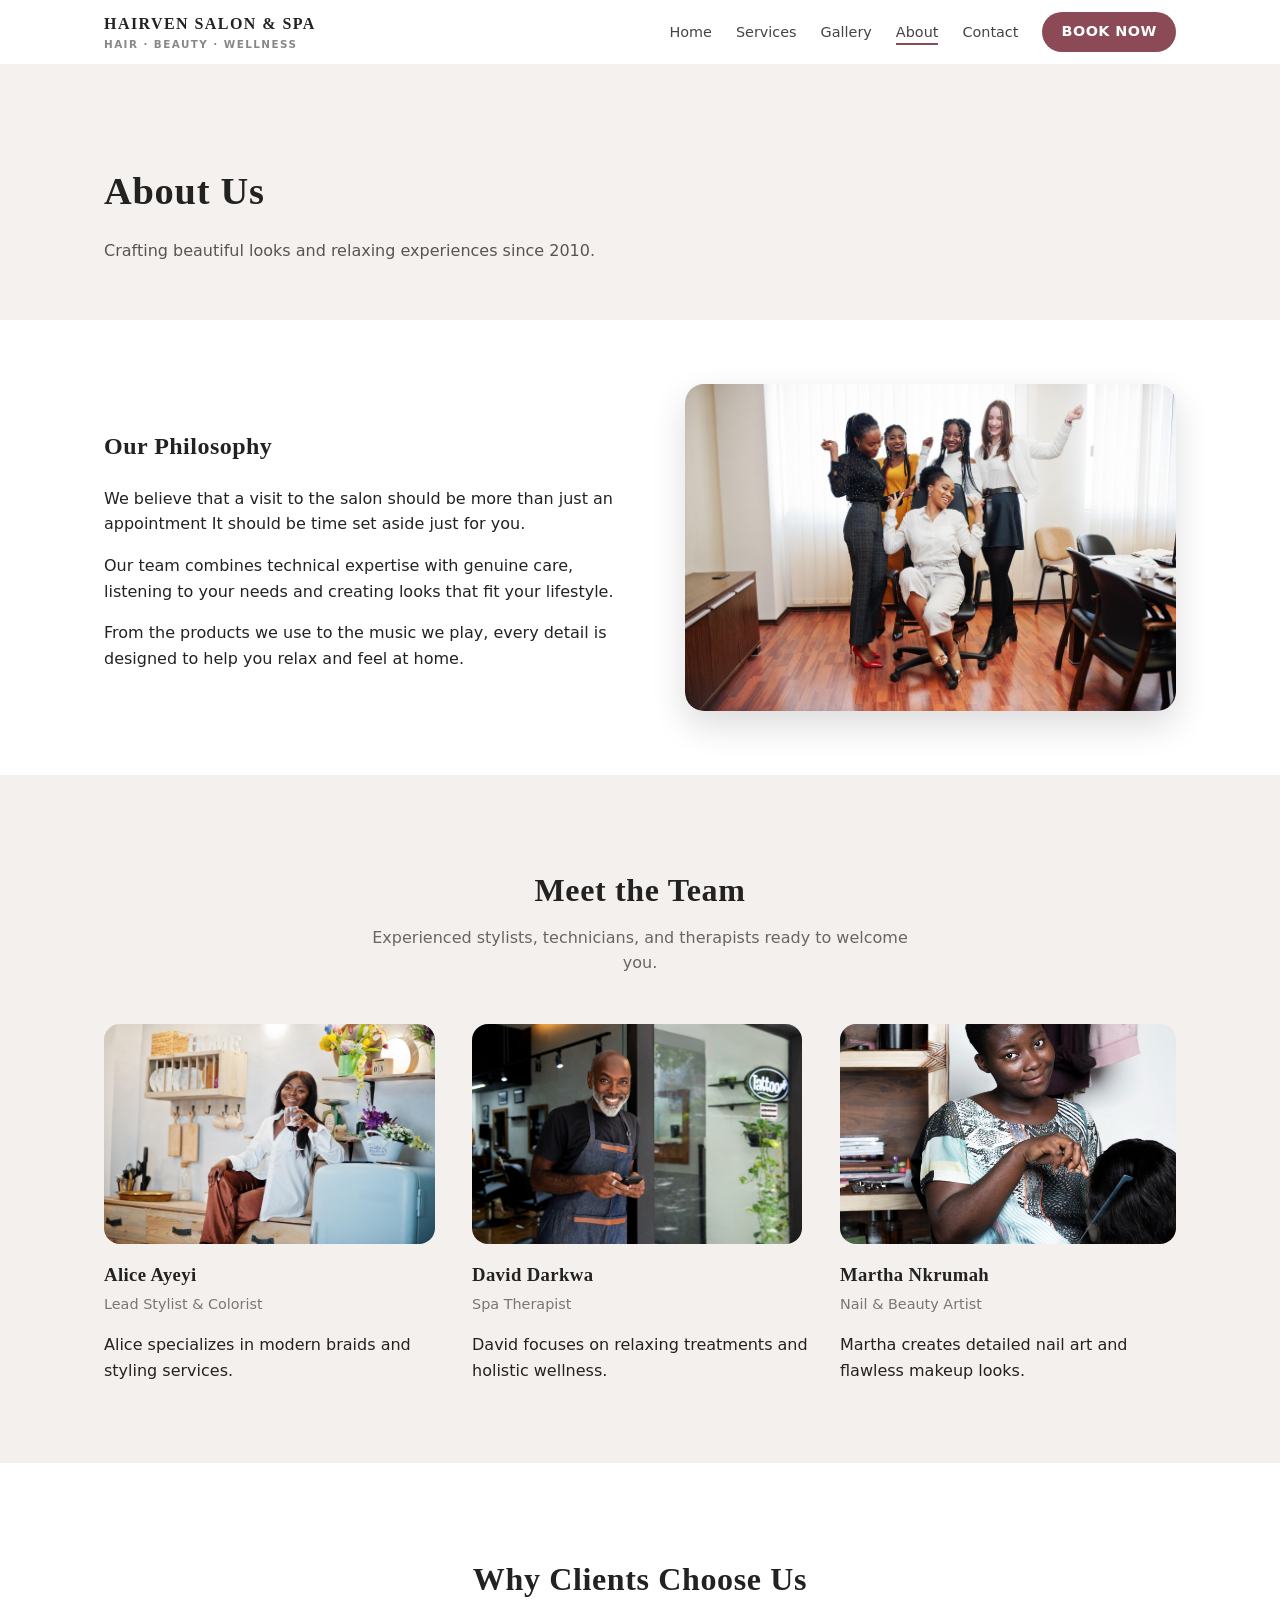
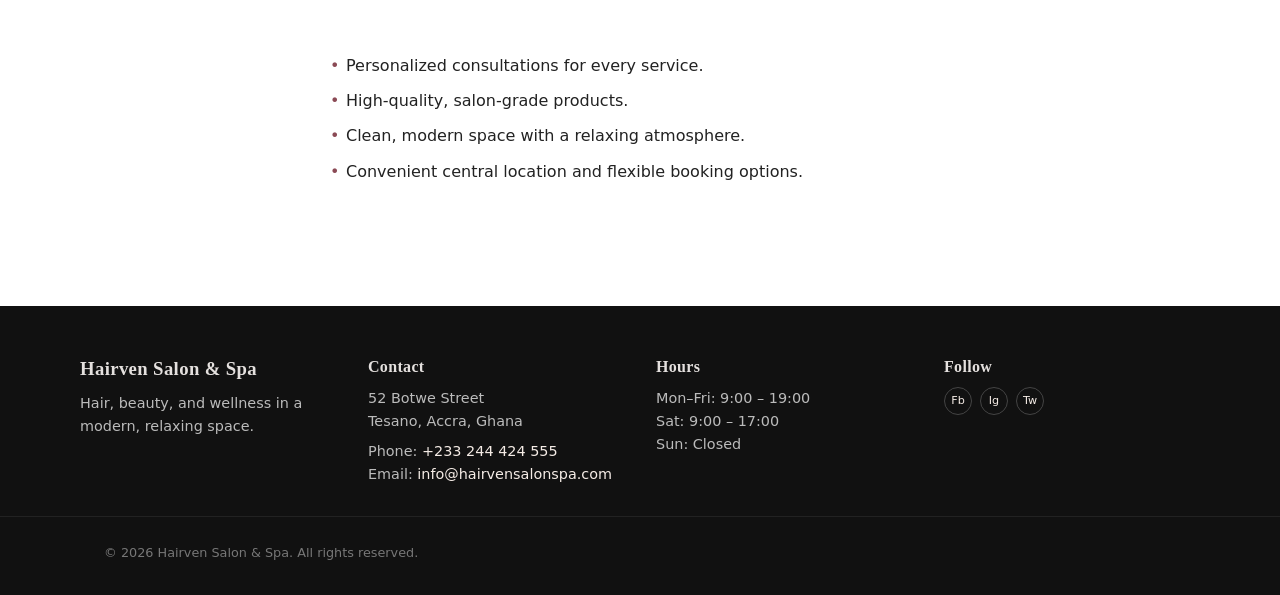
<file: about.html>
<!DOCTYPE html>
<html lang="en">
<head>
  <meta charset="UTF-8" />
  <title>Hairven Salon & Spa – About</title>
  <meta name="viewport" content="width=device-width, initial-scale=1" />
  <meta name="description" content="Learn more about our salon, team, and philosophy." />
  <link rel="stylesheet" href="css/style.css" />
</head>
<body>

<!-- Navbar -->
  <header class="site-header">
    <div class="container header-inner">
      <a href="index.html" class="logo">
        <span class="logo-main">Hairven Salon &amp; Spa</span>
        <span class="logo-sub">Hair · Beauty · Wellness</span>
      </a>

      <button class="nav-toggle" aria-label="Open navigation" aria-expanded="false">
        <span class="nav-toggle-bar"></span>
        <span class="nav-toggle-bar"></span>
        <span class="nav-toggle-bar"></span>
      </button>

      <nav class="site-nav" aria-label="Main navigation">
        <ul>
          <li><a href="index.html">Home</a></li>
          <li><a href="services.html">Services</a></li>
          <li><a href="gallery.html">Gallery</a></li>
          <li><a href="about.html" class="active">About</a></li>
          <li><a href="contact.html">Contact</a></li>
          <li><a href="booking.html" class="btn btn-small">Book Now</a></li>
        </ul>
      </nav>
    </div>
  </header>

<!-- Hero section -->
  <main>
    <section class="page-hero">
      <div class="container">
        <h1>About Us</h1>
        <p>Crafting beautiful looks and relaxing experiences since 2010.</p>
      </div>
    </section>

<!-- Our Philosophy -->
    <section class="section">
      <div class="container split">
        <div class="split-text">
          <h2>Our Philosophy</h2>
          <p>
            We believe that a visit to the salon should be more than just an appointment
            It should be time set aside just for you.
          </p>
          <p>
            Our team combines technical expertise with genuine care, listening to your needs
            and creating looks that fit your lifestyle.
          </p>
          <p>
            From the products we use to the music we play, every detail is designed to help
            you relax and feel at home.
          </p>
        </div>
        <div class="split-media">
          <img src="images/about-team.jpg" alt="Our team" />
        </div>
      </div>
    </section>

<!-- Meet the Team -->
    <section class="section section-alt">
      <div class="container">
        <header class="section-header">
          <h2>Meet the Team</h2>
          <p>Experienced stylists, technicians, and therapists ready to welcome you.</p>
        </header>

        <div class="team-grid">
          <article class="team-member">
            <img src="images/team-1.jpg" alt="Lead stylist" />
            <h3>Alice Ayeyi</h3>
            <p class="team-role">Lead Stylist &amp; Colorist</p>
            <p>Alice specializes in modern braids and styling services.</p>
          </article>

          <article class="team-member">
            <img src="images/team-2.jpg" alt="Spa therapist" />
            <h3>David Darkwa</h3>
            <p class="team-role">Spa Therapist</p>
            <p>David focuses on relaxing treatments and holistic wellness.</p>
          </article>

          <article class="team-member">
            <img src="images/team-3.jpg" alt="Nail artist" />
            <h3>Martha Nkrumah</h3>
            <p class="team-role">Nail &amp; Beauty Artist</p>
            <p>Martha creates detailed nail art and flawless makeup looks.</p>
          </article>
        </div>
      </div>
    </section>

<!-- Why Clients Choose Us -->
    <section class="section">
      <div class="container">
        <header class="section-header">
          <h2>Why Clients Choose Us</h2>
        </header>
        <ul class="feature-list">
          <li>Personalized consultations for every service.</li>
          <li>High-quality, salon-grade products.</li>
          <li>Clean, modern space with a relaxing atmosphere.</li>
          <li>Convenient central location and flexible booking options.</li>
        </ul>
      </div>
    </section>
  </main>
  
<!-- Footer -->
  <footer class="site-footer">
    <div class="container footer-inner">
      <div class="footer-col">
        <h3>Hairven Salon &amp; Spa</h3>
        <p>Hair, beauty, and wellness in a modern, relaxing space.</p>
      </div>

      <div class="footer-col">
        <h4>Contact</h4>
        <p>52 Botwe Street<br />Tesano, Accra, Ghana</p>
        <p>Phone: <a href="tel:+233244424555">+233 244 424 555</a><br />Email: <a href="mailto:info@hairvensalonspa.com">info@hairvensalonspa.com</a></p>
      </div>

      <div class="footer-col">
        <h4>Hours</h4>
        <p>Mon–Fri: 9:00 – 19:00<br />Sat: 9:00 – 17:00<br />Sun: Closed</p>
      </div>

      <div class="footer-col">
        <h4>Follow</h4>
        <div class="footer-social">
          <a href="https://facebook.com/hairvensalonspa" aria-label="Facebook">Fb</a>
          <a href="https://instagram.com/hairvensalonspa" aria-label="Instagram">Ig</a>
          <a href="https://twitter.com/hairvensalonspa" aria-label="Twitter">Tw</a>
        </div>
      </div>
    </div>

    <div class="footer-bottom">
      <div class="container">
        <p>&copy; <span id="year"></span> Hairven Salon &amp; Spa. All rights reserved.</p>
      </div>
    </div>
  </footer>

  <script src="js/script.js"></script>
</body>
</html>
</file>
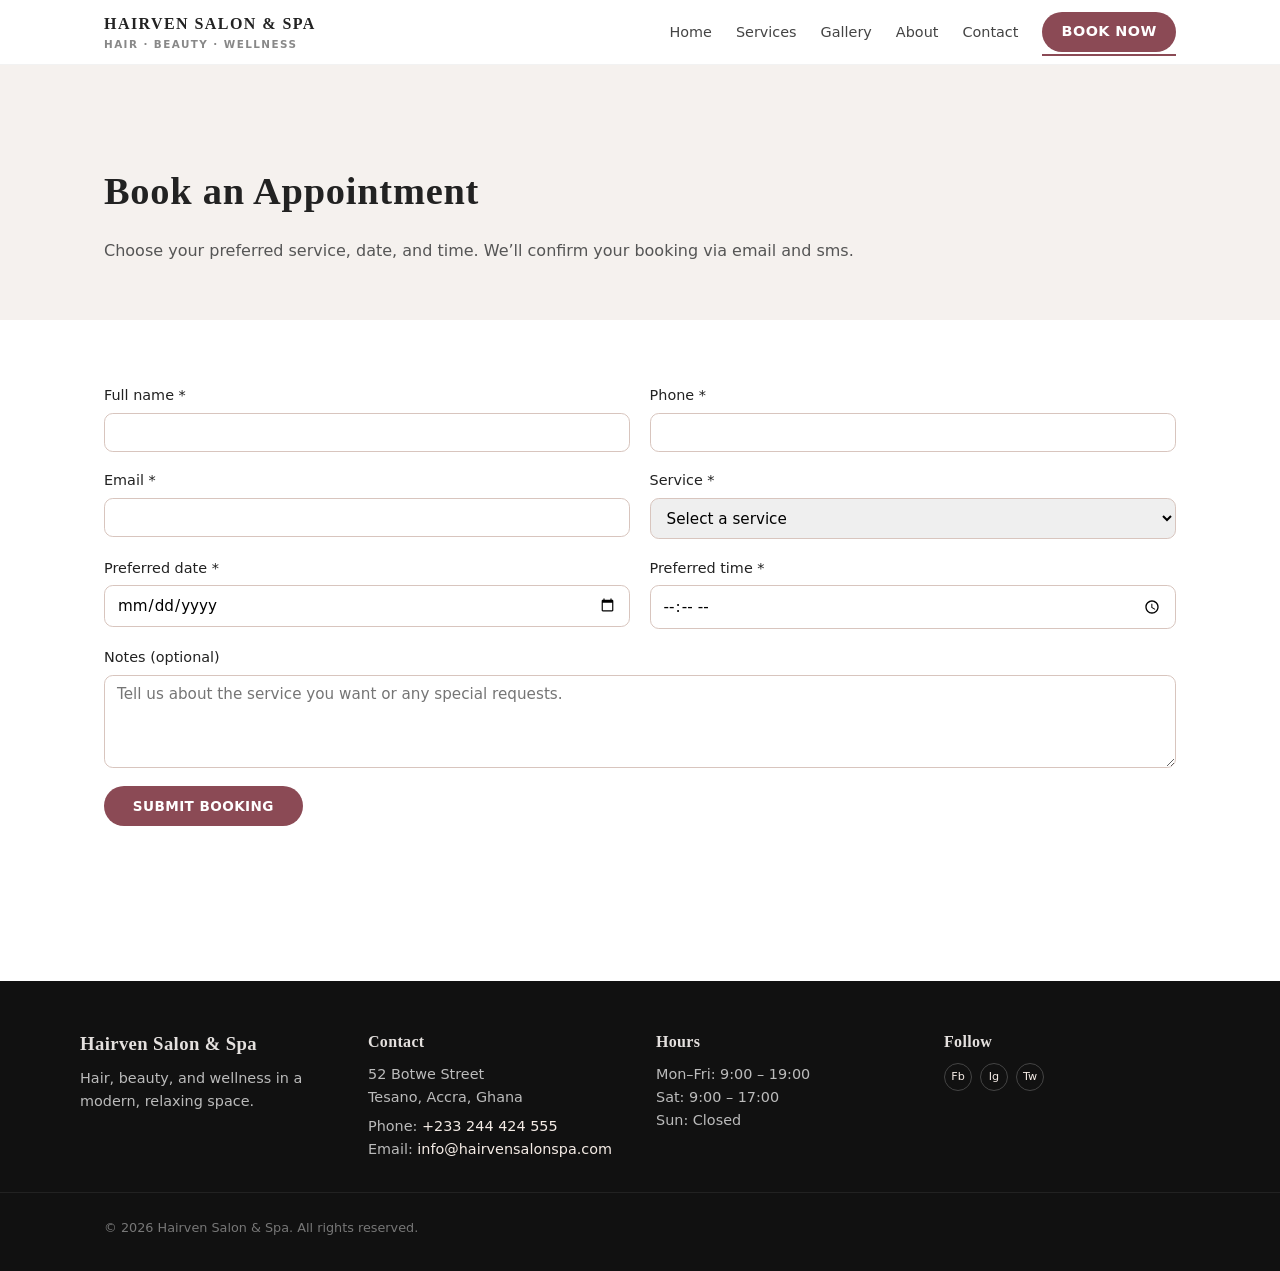
<file: booking.html>
<!DOCTYPE html>
<html lang="en">
<head>
  <meta charset="UTF-8" />
  <title>Hairven Salon & Spa – Booking</title>
  <meta name="viewport" content="width=device-width, initial-scale=1" />
  <meta name="description" content="Online booking form for Hairven Salon & Spa appointments." />
  <link rel="stylesheet" href="css/style.css" />
</head>
<body>

<!-- Navbar -->
  <header class="site-header">
    <div class="container header-inner">
      <a href="index.html" class="logo">
        <span class="logo-main">Hairven Salon &amp; Spa</span>
        <span class="logo-sub">Hair · Beauty · Wellness</span>
      </a>

      <button class="nav-toggle" aria-label="Open navigation" aria-expanded="false">
        <span class="nav-toggle-bar"></span>
        <span class="nav-toggle-bar"></span>
        <span class="nav-toggle-bar"></span>
      </button>

      <nav class="site-nav" aria-label="Main navigation">
        <ul>
          <li><a href="index.html">Home</a></li>
          <li><a href="services.html">Services</a></li>
          <li><a href="gallery.html">Gallery</a></li>
          <li><a href="about.html">About</a></li>
          <li><a href="contact.html">Contact</a></li>
          <li><a href="booking.html" class="btn btn-small active">Book Now</a></li>
        </ul>
      </nav>
    </div>
  </header>

  <main>
<!-- Booking Hero -->
    <section class="page-hero">
      <div class="container">
        <h1>Book an Appointment</h1>
        <p>Choose your preferred service, date, and time. We’ll confirm your booking via email and sms.</p>
      </div>
    </section>

<!-- Booking Form -->
    <section class="section">
      <div class="container">
        <form class="booking-form" novalidate>
          <div class="form-row">
            <div class="form-group">
              <label for="booking-name">Full name *</label>
              <input type="text" id="booking-name" name="name" required />
            </div>
            <div class="form-group">
              <label for="booking-phone">Phone *</label>
              <input type="tel" id="booking-phone" name="phone" required />
            </div>
          </div>

          <div class="form-row">
            <div class="form-group">
              <label for="booking-email">Email *</label>
              <input type="email" id="booking-email" name="email" required />
            </div>
            <div class="form-group">
              <label for="booking-service">Service *</label>
              <select id="booking-service" name="service" required>
                <option value="">Select a service</option>
                <option value="hair">Hair styling / dyeing</option>
                <option value="hair">Braids / Weaves</option>
                <option value="spa">Spa &amp; Massage Services</option>
                <option value="beauty">Nail extensions, manicure &amp; pedicure</option>
                <option value="beauty">Makeup</option>
              </select>
            </div>
          </div>

          <div class="form-row">
            <div class="form-group">
              <label for="booking-date">Preferred date *</label>
              <input type="date" id="booking-date" name="date" required />
            </div>
            <div class="form-group">
              <label for="booking-time">Preferred time *</label>
              <input type="time" id="booking-time" name="time" required />
            </div>
          </div>

          <div class="form-group">
            <label for="booking-notes">Notes (optional)</label>
            <textarea id="booking-notes" name="notes" rows="4" placeholder="Tell us about the service you want or any special requests."></textarea>
          </div>

          <button type="submit" class="btn">Submit booking</button>
          <p class="form-message" aria-live="polite"></p>
        </form>
      </div>
    </section>
  </main>

<!-- Footer -->
 <footer class="site-footer">
    <div class="container footer-inner">
      <div class="footer-col">
        <h3>Hairven Salon &amp; Spa</h3>
        <p>Hair, beauty, and wellness in a modern, relaxing space.</p>
      </div>

      <div class="footer-col">
        <h4>Contact</h4>
        <p>52 Botwe Street<br />Tesano, Accra, Ghana</p>
        <p>Phone: <a href="tel:+233244424555">+233 244 424 555</a><br />Email: <a href="mailto:info@hairvensalonspa.com">info@hairvensalonspa.com</a></p>
      </div>

      <div class="footer-col">
        <h4>Hours</h4>
        <p>Mon–Fri: 9:00 – 19:00<br />Sat: 9:00 – 17:00<br />Sun: Closed</p>
      </div>

      <div class="footer-col">
        <h4>Follow</h4>
        <div class="footer-social">
          <a href="https://facebook.com/hairvensalonspa" aria-label="Facebook">Fb</a>
          <a href="https://instagram.com/hairvensalonspa" aria-label="Instagram">Ig</a>
          <a href="https://twitter.com/hairvensalonspa" aria-label="Twitter">Tw</a>
        </div>
      </div>
    </div>

    <div class="footer-bottom">
      <div class="container">
        <p>&copy; <span id="year"></span> Hairven Salon &amp; Spa. All rights reserved.</p>
      </div>
    </div>
  </footer>

  <script src="js/script.js"></script>
</body>
</html>
</file>
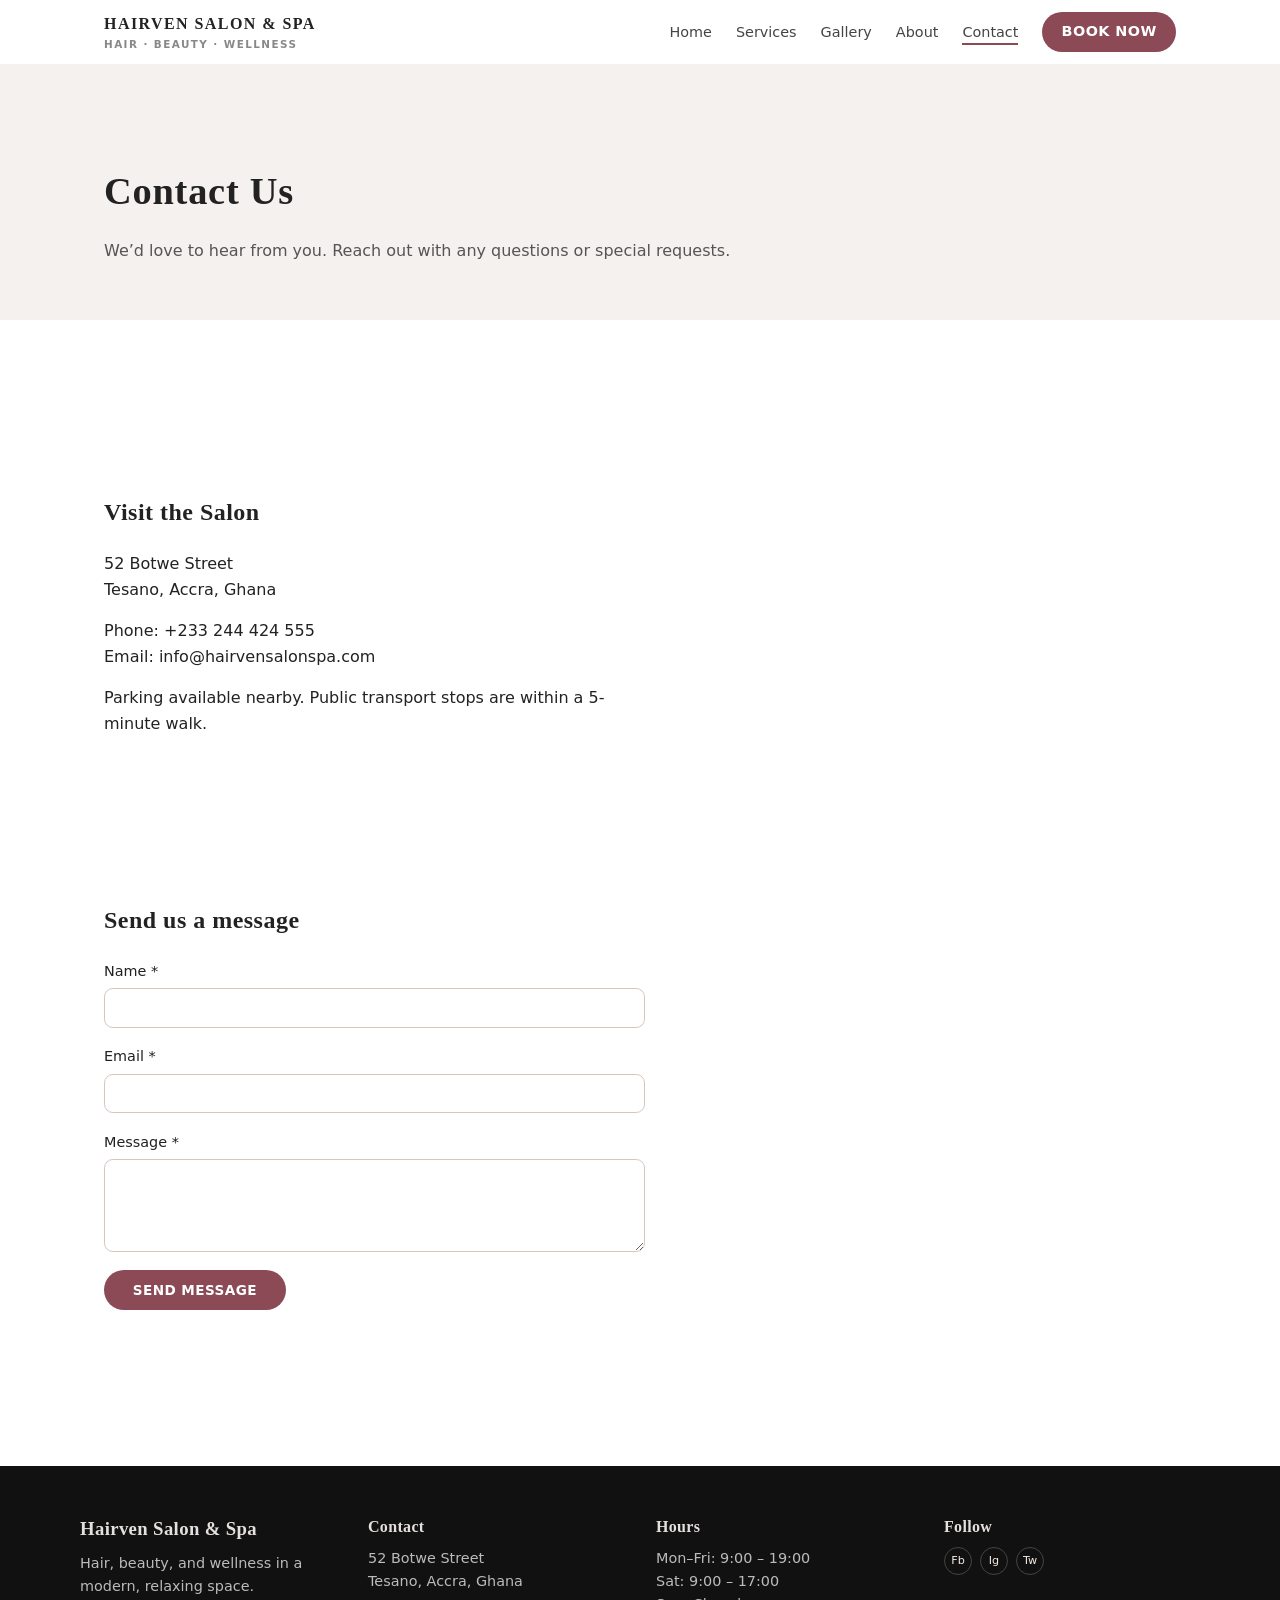
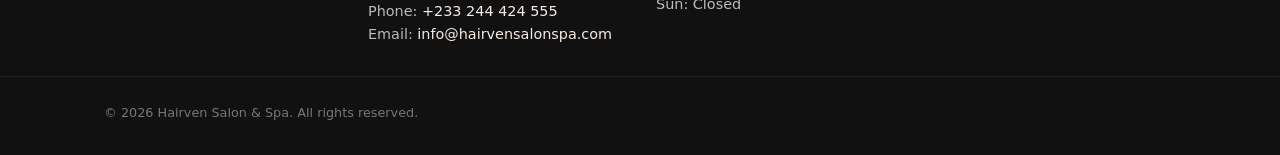
<file: contact.html>
<!DOCTYPE html>
<html lang="en">
<head>
  <meta charset="UTF-8" />
  <title>Hairven Salon & Spa – Contact</title>
  <meta name="viewport" content="width=device-width, initial-scale=1" />
  <meta name="description" content="Contact details and enquiry form for Hairven Salon & Spa." />
  <link rel="stylesheet" href="css/style.css" />
</head>
<body>

<!-- Navbar -->
  <header class="site-header">
    <div class="container header-inner">
      <a href="index.html" class="logo">
        <span class="logo-main">Hairven Salon &amp; Spa</span>
        <span class="logo-sub">Hair · Beauty · Wellness</span>
      </a>

      <button class="nav-toggle" aria-label="Open navigation" aria-expanded="false">
        <span class="nav-toggle-bar"></span>
        <span class="nav-toggle-bar"></span>
        <span class="nav-toggle-bar"></span>
      </button>

      <nav class="site-nav" aria-label="Main navigation">
        <ul>
          <li><a href="index.html">Home</a></li>
          <li><a href="services.html">Services</a></li>
          <li><a href="gallery.html">Gallery</a></li>
          <li><a href="about.html">About</a></li>
          <li><a href="contact.html" class="active">Contact</a></li>
          <li><a href="booking.html" class="btn btn-small">Book Now</a></li>
        </ul>
      </nav>
    </div>
  </header>

  <main>
<!-- Contact Hero -->
    <section class="page-hero">
      <div class="container">
        <h1>Contact Us</h1>
        <p>We’d love to hear from you. Reach out with any questions or special requests.</p>
      </div>
    </section>

<!-- Contact Information -->
    <section class="section">
      <div class="container split">
        <div class="split-text">
          <h2>Visit the Salon</h2>
        <p>52 Botwe Street<br />Tesano, Accra, Ghana</p>
          <p>Phone: <a href="tel:+233244424555">+233 244 424 555</a><br />Email: <a href="mailto:info@hairvensalonspa.com">info@hairvensalonspa.com</a></p>
          <p>Parking available nearby. Public transport stops are within a 5-minute walk.</p>
        </div>

<!-- Google Map Location -->
      <div class="map-wrapper">
        <iframe
          src="https://www.google.com/maps/embed?pb=!1m14!1m12!1m3!1d951.7542114341969!2d-0.2380333802799979!3d5.600101415712059!2m3!1f0!2f0!3f0!3m2!1i1024!2i768!4f13.1!5e1!3m2!1sen!2sgh!4v1772887674387!5m2!1sen!2sgh" width="600" height="450" style="border:0;" allowfullscreen="" loading="lazy" referrerpolicy="no-referrer-when-downgrade"
          width="600"
          height="450"
          style="border:0;"
          allowfullscreen=""
          loading="lazy"
          referrerpolicy="no-referrer-when-downgrade">
        </iframe>
      </div>

<!-- Contact Form -->
        <div class="split-media">
          <h2>Send us a message</h2>
          <form class="contact-form" novalidate>
            <div class="form-group">
              <label for="contact-name">Name *</label>
              <input type="text" id="contact-name" name="name" required />
            </div>
            <div class="form-group">
              <label for="contact-email">Email *</label>
              <input type="email" id="contact-email" name="email" required />
            </div>
            <div class="form-group">
              <label for="contact-message">Message *</label>
              <textarea id="contact-message" name="message" rows="4" required></textarea>
            </div>
            <button type="submit" class="btn">Send message</button>
            <p class="form-message" aria-live="polite"></p>
          </form>
        </div>
      </div>
    </section>
  </main>

<!-- Footer -->
   <footer class="site-footer">
    <div class="container footer-inner">
      <div class="footer-col">
        <h3>Hairven Salon &amp; Spa</h3>
        <p>Hair, beauty, and wellness in a modern, relaxing space.</p>
      </div>

      <div class="footer-col">
        <h4>Contact</h4>
        <p>52 Botwe Street<br />Tesano, Accra, Ghana</p>
        <p>Phone: <a href="tel:+233244424555">+233 244 424 555</a><br />Email: <a href="mailto:info@hairvensalonspa.com">info@hairvensalonspa.com</a></p>
      </div>

      <div class="footer-col">
        <h4>Hours</h4>
        <p>Mon–Fri: 9:00 – 19:00<br />Sat: 9:00 – 17:00<br />Sun: Closed</p>
      </div>

      <div class="footer-col">
        <h4>Follow</h4>
        <div class="footer-social">
          <a href="https://facebook.com/hairvensalonspa" aria-label="Facebook">Fb</a>
          <a href="https://instagram.com/hairvensalonspa" aria-label="Instagram">Ig</a>
          <a href="https://twitter.com/hairvensalonspa" aria-label="Twitter">Tw</a>
        </div>
      </div>
    </div>

    <div class="footer-bottom">
      <div class="container">
        <p>&copy; <span id="year"></span> Hairven Salon &amp; Spa. All rights reserved.</p>
      </div>
    </div>
  </footer>

  <script src="js/script.js"></script>
</body>
</html>
</file>
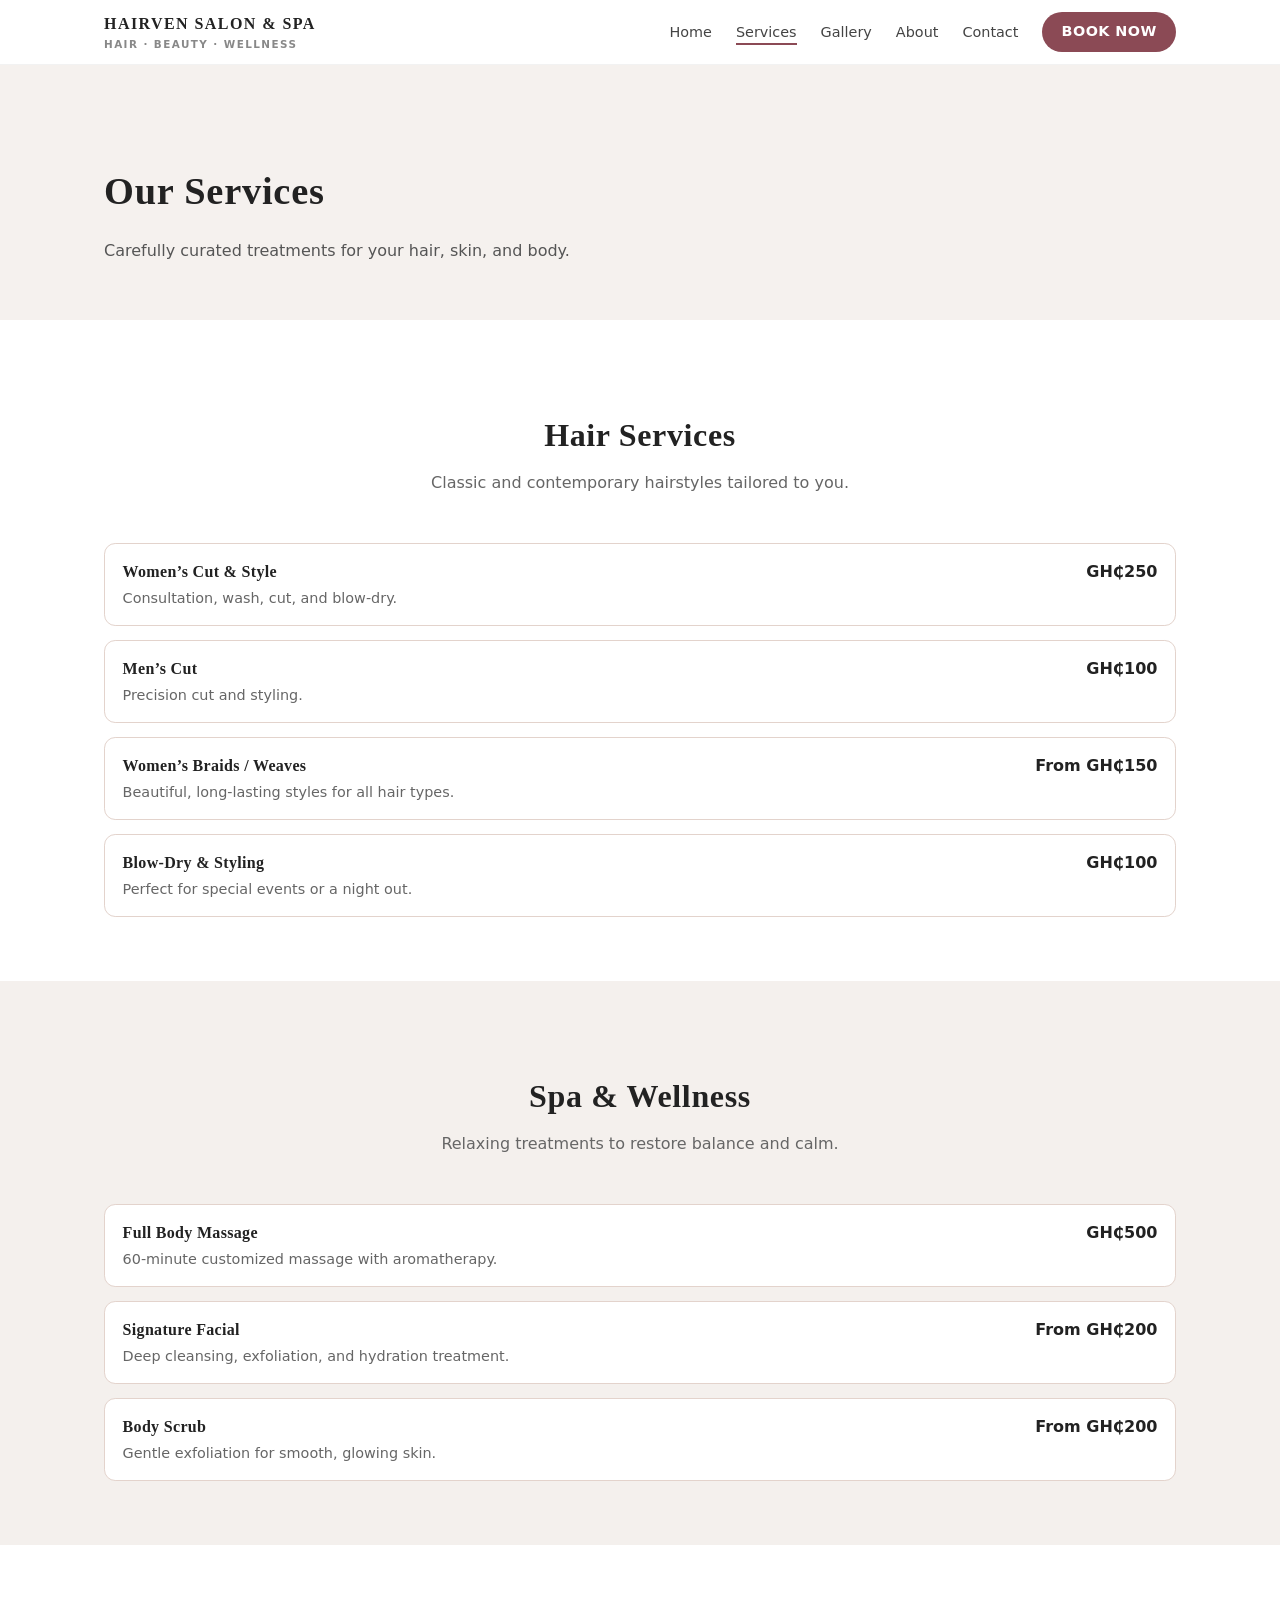
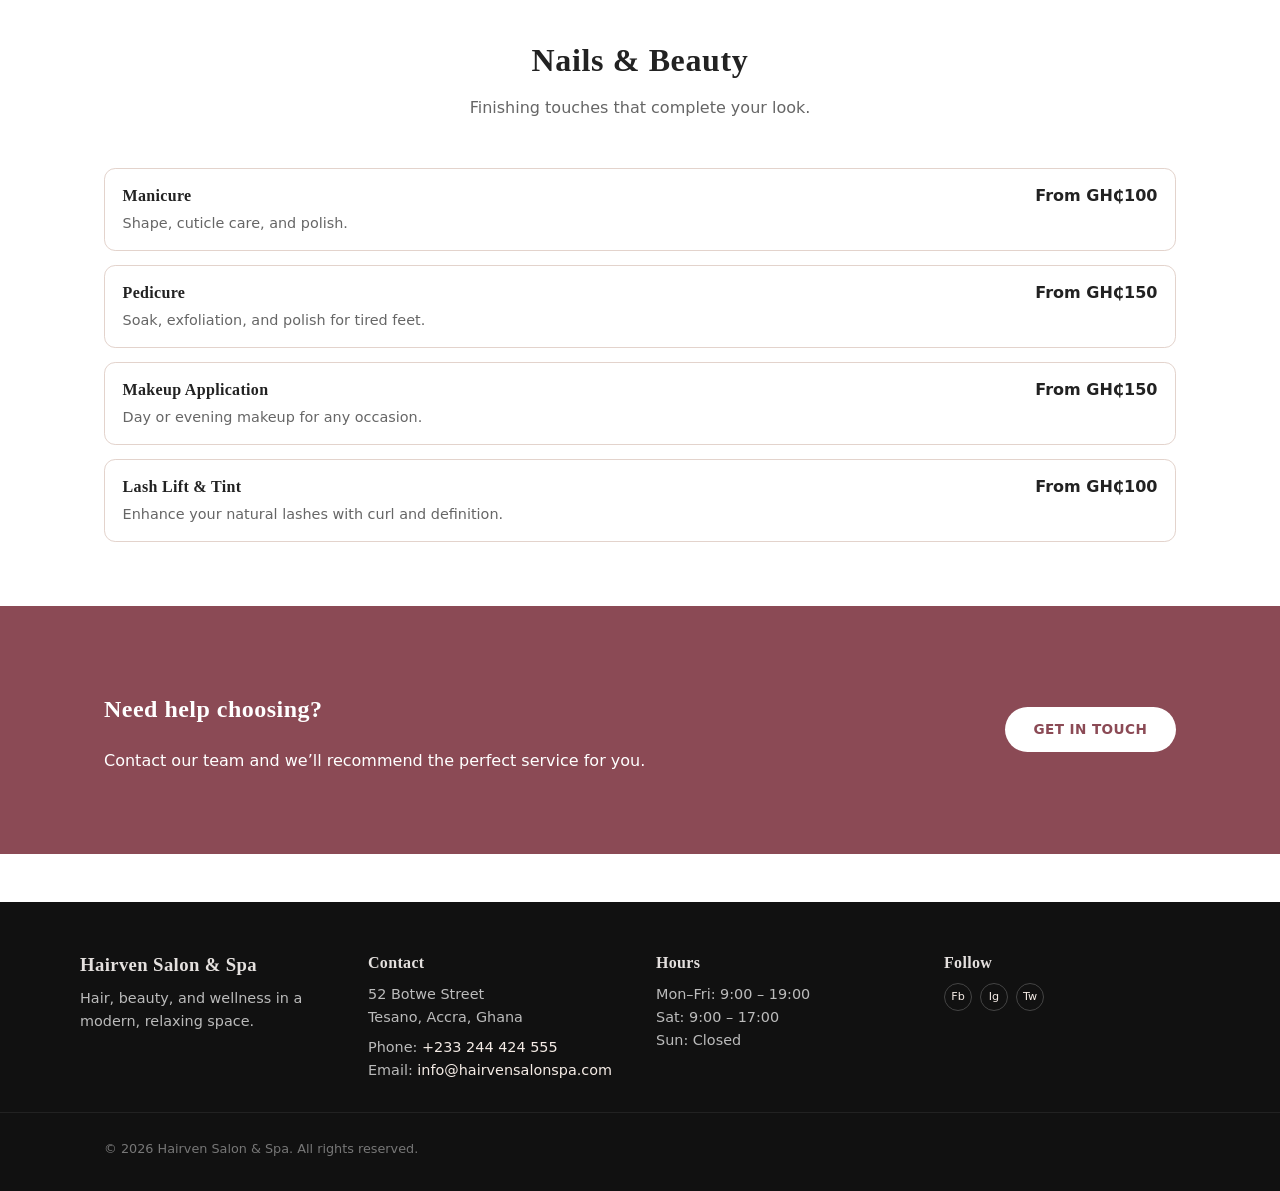
<file: services.html>
<!DOCTYPE html>
<html lang="en">
<head>
  <meta charset="UTF-8" />
  <title>Hairven Salon & Spa – Services</title>
  <meta name="viewport" content="width=device-width, initial-scale=1" />
  <meta name="description" content="Full list of salon and spa services with pricing." />
  <link rel="stylesheet" href="css/style.css" />
</head>
<body>

<!-- Navbar -->
  <header class="site-header">
    <div class="container header-inner">
      <a href="index.html" class="logo">
        <span class="logo-main">Hairven Salon &amp; Spa</span>
        <span class="logo-sub">Hair · Beauty · Wellness</span>
      </a>

      <button class="nav-toggle" aria-label="Open navigation" aria-expanded="false">
        <span class="nav-toggle-bar"></span>
        <span class="nav-toggle-bar"></span>
        <span class="nav-toggle-bar"></span>
      </button>

      <nav class="site-nav" aria-label="Main navigation">
        <ul>
          <li><a href="index.html">Home</a></li>
          <li><a href="services.html" class="active">Services</a></li>
          <li><a href="gallery.html">Gallery</a></li>
          <li><a href="about.html">About</a></li>
          <li><a href="contact.html">Contact</a></li>
          <li><a href="booking.html" class="btn btn-small">Book Now</a></li>
        </ul>
      </nav>
    </div>
  </header>

  <main>
<!-- Services Hero -->
    <section class="page-hero">
      <div class="container">
        <h1>Our Services</h1>
        <p>Carefully curated treatments for your hair, skin, and body.</p>
      </div>
    </section>

<!-- Hair Services -->
    <section id="hair" class="section">
      <div class="container">
        <header class="section-header">
          <h2>Hair Services</h2>
          <p>Classic and contemporary hairstyles tailored to you.</p>
        </header>
        <div class="service-grid">
          <article class="service-item">
            <div>
              <h3>Women’s Cut &amp; Style</h3>
              <p>Consultation, wash, cut, and blow-dry.</p>
            </div>
            <span class="service-price">GH₵250</span>
          </article>
          <article class="service-item">
            <div>
              <h3>Men’s Cut</h3>
              <p>Precision cut and styling.</p>
            </div>
            <span class="service-price">GH₵100</span>
          </article>
          <article class="service-item">
            <div>
              <h3>Women’s Braids / Weaves</h3>
              <p>Beautiful, long-lasting styles for all hair types.</p>
            </div>
            <span class="service-price">From GH₵150</span>
          </article>
          <article class="service-item">
            <div>
              <h3>Blow-Dry &amp; Styling</h3>
              <p>Perfect for special events or a night out.</p>
            </div>
            <span class="service-price">GH₵100</span>
          </article>
        </div>
      </div>
    </section>

<!-- Spa & Wellness -->
    <section id="spa" class="section section-alt">
      <div class="container">
        <header class="section-header">
          <h2>Spa &amp; Wellness</h2>
          <p>Relaxing treatments to restore balance and calm.</p>
        </header>
        <div class="service-grid">
          <article class="service-item">
            <div>
              <h3>Full Body Massage</h3>
              <p>60-minute customized massage with aromatherapy.</p>
            </div>
            <span class="service-price">GH₵500</span>
          </article>
          <article class="service-item">
            <div>
              <h3>Signature Facial</h3>
              <p>Deep cleansing, exfoliation, and hydration treatment.</p>
            </div>
            <span class="service-price">From GH₵200</span>
          </article>
          <article class="service-item">
            <div>
              <h3>Body Scrub</h3>
              <p>Gentle exfoliation for smooth, glowing skin.</p>
            </div>
            <span class="service-price">From GH₵200</span>
          </article>
        </div>
      </div>
    </section>

<!-- Beauty Services -->
    <section id="beauty" class="section">
      <div class="container">
        <header class="section-header">
          <h2>Nails &amp; Beauty</h2>
          <p>Finishing touches that complete your look.</p>
        </header>
        <div class="service-grid">
          <article class="service-item">
            <div>
              <h3>Manicure</h3>
              <p>Shape, cuticle care, and polish.</p>
            </div>
            <span class="service-price">From GH₵100</span>
          </article>
          <article class="service-item">
            <div>
              <h3>Pedicure</h3>
              <p>Soak, exfoliation, and polish for tired feet.</p>
            </div>
            <span class="service-price">From GH₵150</span>
          </article>
          <article class="service-item">
            <div>
              <h3>Makeup Application</h3>
              <p>Day or evening makeup for any occasion.</p>
            </div>
            <span class="service-price">From GH₵150</span>
          </article>
          <article class="service-item">
            <div>
              <h3>Lash Lift &amp; Tint</h3>
              <p>Enhance your natural lashes with curl and definition.</p>
            </div>
            <span class="service-price">From GH₵100</span>
          </article>
        </div>
      </div>
    </section>

<!-- Call to Action -->
    <section class="section cta-section">
      <div class="container cta-inner">
        <div>
          <h2>Need help choosing?</h2>
          <p>Contact our team and we’ll recommend the perfect service for you.</p>
        </div>
        <a href="contact.html" class="btn btn-light">Get in touch</a>
      </div>
    </section>
  </main> 

<!-- Footer -->
   <footer class="site-footer">
    <div class="container footer-inner">
      <div class="footer-col">
        <h3>Hairven Salon &amp; Spa</h3>
        <p>Hair, beauty, and wellness in a modern, relaxing space.</p>
      </div>

      <div class="footer-col">
        <h4>Contact</h4>
        <p>52 Botwe Street<br />Tesano, Accra, Ghana</p>
        <p>Phone: <a href="tel:+233244424555">+233 244 424 555</a><br />Email: <a href="mailto:info@hairvensalonspa.com">info@hairvensalonspa.com</a></p>
      </div>

      <div class="footer-col">
        <h4>Hours</h4>
        <p>Mon–Fri: 9:00 – 19:00<br />Sat: 9:00 – 17:00<br />Sun: Closed</p>
      </div>

      <div class="footer-col">
        <h4>Follow</h4>
        <div class="footer-social">
          <a href="https://facebook.com/hairvensalonspa" aria-label="Facebook">Fb</a>
          <a href="https://instagram.com/hairvensalonspa" aria-label="Instagram">Ig</a>
          <a href="https://twitter.com/hairvensalonspa" aria-label="Twitter">Tw</a>
        </div>
      </div>
    </div>

    <div class="footer-bottom">
      <div class="container">
        <p>&copy; <span id="year"></span> Hairven Salon &amp; Spa. All rights reserved.</p>
      </div>
    </div>
  </footer>

  <script src="js/script.js"></script>
</body>
</html>
</file>
<file: css/style.css>
/* Base Styles */
*,
*::before,
*::after {
  box-sizing: border-box;
}

html {
  scroll-behavior: smooth;
}

body {
  margin: 0;
  font-family: -apple-system, BlinkMacSystemFont, "Segoe UI", system-ui, sans-serif;
  color: #222222;
  background-color: #ffffff;
  line-height: 1.6;
}

/* Headings */
h1,
h2,
h3,
h4 {
  font-family: "Georgia", "Times New Roman", serif;
  letter-spacing: 0.02em;
}

img {
  max-width: 100%;
  display: block;
}

a {
  color: inherit;
  text-decoration: none;
}

ul,
ol {
  margin: 0;
  padding: 0;
  list-style: none;
}

button,
input,
select,
textarea {
  font-family: inherit;
}

/* Layout Helpers */
.container {
  width: 100%;
  max-width: 1120px;
  margin: 0 auto;
  padding: 0 1.5rem;
}

.section {
  padding: 4rem 0;
}

.section-alt {
  background-color: #f4f0ed;
}

.section-header {
  text-align: center;
  margin-bottom: 3rem;
}

.section-header h2 {
  font-size: 2rem;
  margin-bottom: 0.5rem;
}

.section-header p {
  max-width: 560px;
  margin: 0 auto;
  color: #666666;
}

.page-hero {
  padding: 4rem 0 2.5rem;
  background-color: #f5f1ee;
  text-align: left;
}

.page-hero h1 {
  font-size: 2.4rem;
  margin-bottom: 0.4rem;
}

.page-hero p {
  color: #555555;
}

/* Buttons */
.btn {
  display: inline-flex;
  align-items: center;
  justify-content: center;
  padding: 0.75rem 1.8rem;
  border-radius: 999px;
  border: none;
  background-color: #8b4a55;
  color: #ffffff;
  font-weight: 600;
  letter-spacing: 0.03em;
  text-transform: uppercase;
  font-size: 0.85rem;
  cursor: pointer;
  transition: background-color 0.2s ease, transform 0.1s ease, box-shadow 0.1s ease;
}

.btn:hover {
  background-color: #753c46;
  box-shadow: 0 6px 14px rgba(0, 0, 0, 0.16);
  transform: translateY(-1px);
}

.btn:active {
  box-shadow: none;
  transform: translateY(0);
}

.btn-outline {
  background-color: transparent;
  color: #8b4a55;
  border: 1px solid #8b4a55;
}

.btn-outline:hover {
  background-color: #8b4a55;
  color: #ffffff;
}

.btn-light {
  background-color: #ffffff;
  color: #8b4a55;
}

.btn-light:hover {
  background-color: #f4f0ed;
}

.btn-small {
  padding: 0.5rem 1.2rem;
  font-size: 0.8rem;
}

/* Header & Nav Elements */
.site-header {
  position: sticky;
  top: 0;
  z-index: 50;
  background-color: #ffffff;
  backdrop-filter: blur(12px);
  border-bottom: 1px solid rgba(0, 0, 0, 0.05);
}

.header-inner {
  display: flex;
  align-items: center;
  justify-content: space-between;
  min-height: 64px;
}

.logo {
  display: flex;
  flex-direction: column;
  font-weight: 700;
  letter-spacing: 0.09em;
  text-transform: uppercase;
}

.logo-main {
  font-family: "Georgia", "Times New Roman", serif;
  font-size: 1rem;
}

.logo-sub {
  font-size: 0.65rem;
  color: #888888;
}

.site-nav ul {
  display: flex;
  align-items: center;
  gap: 1.5rem;
}

.site-nav a {
  font-size: 0.9rem;
  color: #444444;
  position: relative;
}

.site-nav a::after {
  content: "";
  position: absolute;
  left: 0;
  bottom: -0.3rem;
  width: 0;
  height: 2px;
  background-color: #8b4a55;
  transition: width 0.2s ease;
}

.site-nav a:hover::after,
.site-nav a.active::after {
  width: 100%;
}

.site-nav .btn-small {
  color: #ffffff;
}

/* Mobile nav toggle */

.nav-toggle {
  display: none;
  width: 40px;
  height: 32px;
  border: none;
  padding: 0;
  background: none;
  cursor: pointer;
}

.nav-toggle-bar {
  display: block;
  width: 100%;
  height: 3px;
  background-color: #333333;
  border-radius: 999px;
  transition: transform 0.2s ease, opacity 0.2s ease;
}

.nav-toggle-bar + .nav-toggle-bar {
  margin-top: 6px;
}

.nav-toggle.is-open .nav-toggle-bar:nth-child(1) {
  transform: translateY(9px) rotate(45deg);
}

.nav-toggle.is-open .nav-toggle-bar:nth-child(2) {
  opacity: 0;
}

.nav-toggle.is-open .nav-toggle-bar:nth-child(3) {
  transform: translateY(-9px) rotate(-45deg);
}

/* Hero */
.hero {
  position: relative;
  min-height: 68vh;
  display: flex;
  align-items: center;
  color: #ffffff;
  background-color: #202020;
  background-image: url("../images/hero.jpg");
  background-position: center;
  background-size: cover;
}

.hero-overlay {
  position: absolute;
  inset: 0;
  background-color: rgba(0, 0, 0, 0.35);
}

.hero-content {
  position: relative;
  z-index: 1;
  max-width: 540px;
  padding: 4rem 0;
}

.hero-content h1 {
  font-size: clamp(2.4rem, 4vw, 3.2rem);
  margin-bottom: 1rem;
}

.hero-content p {
  font-size: 1rem;
  margin-bottom: 1.8rem;
  color: #f2e8e4;
}

.hero-actions {
  display: flex;
  flex-wrap: wrap;
  gap: 0.75rem;
}

/* Cards and Grids */
.cards-grid {
  display: grid;
  grid-template-columns: repeat(3, minmax(0, 1fr));
  gap: 1.8rem;
}

.card {
  background-color: #ffffff;
  border-radius: 1rem;
  overflow: hidden;
  box-shadow: 0 10px 30px rgba(0, 0, 0, 0.06);
  display: flex;
  flex-direction: column;
}

.card img {
  height: 200px;
  object-fit: cover;
}

.card-body {
  padding: 1.4rem 1.5rem 1.5rem;
}

.card-body h3 {
  margin-top: 0;
  margin-bottom: 0.5rem;
  font-size: 1.1rem;
}

.card-body p {
  margin: 0 0 0.75rem;
  color: #555555;
  font-size: 0.95rem;
}

.card-link {
  font-size: 0.85rem;
  text-transform: uppercase;
  letter-spacing: 0.07em;
  color: #8b4a55;
}

/* Split Layout */
.split {
  display: grid;
  grid-template-columns: minmax(0, 1.1fr) minmax(0, 1fr);
  gap: 2.5rem;
  align-items: center;
}

.split-media img {
  border-radius: 1.2rem;
  box-shadow: 0 14px 35px rgba(0, 0, 0, 0.14);
}

/* Gallery (Home Mini Gallery and actual Gallery page) */
.gallery-row {
  display: grid;
  grid-template-columns: repeat(4, minmax(0, 1fr));
  gap: 0.75rem;
  margin-bottom: 1.5rem;
}

.gallery-thumb {
  border: none;
  padding: 0;
  background: none;
  cursor: pointer;
}

.gallery-thumb img {
  border-radius: 0.8rem;
  width: 100%;
  aspect-ratio: 4 / 3;
  height: auto;
  object-fit: cover;
}

.text-center {
  text-align: center;
}

.gallery-grid {
  display: grid;
  grid-template-columns: repeat(4, minmax(0, 1fr));
  gap: 1rem;
}

.gallery-item {
  border: none;
  padding: 0;
  background: none;
  cursor: pointer;
}

.gallery-item img {
  border-radius: 1rem;
  width: 100%;
  aspect-ratio: 4 / 3;
  height: auto;
  object-fit: cover;
}

/* Lightbox */
.lightbox {
  position: fixed;
  inset: 0;
  background-color: rgba(15, 10, 9, 0.9);
  display: none;
  align-items: center;
  justify-content: center;
  padding: 1.5rem;
  z-index: 100;
}

.lightbox.is-open {
  display: flex;
}

.lightbox-image {
  max-width: 90vw;
  max-height: 80vh;
  border-radius: 1rem;
  box-shadow: 0 20px 60px rgba(0, 0, 0, 0.6);
}

.lightbox-close,
.lightbox-prev,
.lightbox-next {
  position: absolute;
  border: none;
  background: none;
  color: #ffffff;
  font-size: 2rem;
  cursor: pointer;
}

.lightbox-close {
  top: 1rem;
  right: 1.5rem;
}

.lightbox-prev {
  left: 1.5rem;
}

.lightbox-next {
  right: 1.5rem;
}

/* Testimonials */
.testimonial-slider {
  position: relative;
  max-width: 720px;
  margin: 0 auto;
  text-align: center;
}

.testimonial-slide {
  display: none;
}

.testimonial-slide.active {
  display: block;
}

.testimonial-text {
  font-size: 1.1rem;
  font-style: italic;
  margin-bottom: 1rem;
}

.testimonial-author {
  font-weight: 600;
  color: #777777;
}

.testimonial-controls {
  display: flex;
  justify-content: center;
  gap: 1rem;
  margin-top: 1rem;
}

.slider-prev,
.slider-next {
  border: none;
  background-color: #efe1db;
  color: #8b4a55;
  border-radius: 999px;
  width: 36px;
  height: 36px;
  cursor: pointer;
  font-size: 1.2rem;
}

/* Services List */
.service-grid {
  display: grid;
  grid-template-columns: minmax(0, 1fr);
  gap: 0.9rem;
}

.service-item {
  display: flex;
  align-items: baseline;
  justify-content: space-between;
  padding: 0.9rem 1.1rem;
  background-color: #ffffff;
  border-radius: 0.7rem;
  border: 1px solid #e3d3cc;
}

.service-item h3 {
  margin: 0 0 0.2rem;
  font-size: 1rem;
}

.service-item p {
  margin: 0;
  font-size: 0.9rem;
  color: #666666;
}

.service-price {
  font-weight: 600;
  margin-left: 1.5rem;
  white-space: nowrap;
}

/* Team & List */
.team-grid {
  display: grid;
  grid-template-columns: repeat(3, minmax(0, 1fr));
  gap: 2rem;
}

.team-member img {
  border-radius: 1rem;
  margin-bottom: 1rem;
  height: 220px;
  object-fit: cover;
}

.team-member h3 {
  margin: 0 0 0.2rem;
}

.team-role {
  margin: 0 0 0.6rem;
  color: #777777;
  font-size: 0.9rem;
}

.feature-list {
  max-width: 620px;
  margin: 0 auto;
  padding-left: 1rem;
}

.feature-list li {
  position: relative;
  margin-bottom: 0.6rem;
}

.feature-list li::before {
  content: "•";
  position: absolute;
  left: -1rem;
  color: #8b4a55;
}

/* Team and List */
.team-grid {
  display: grid;
  grid-template-columns: repeat(3, minmax(0, 1fr));
  gap: 2rem;
}

.team-member img {
  border-radius: 1rem;
  margin-bottom: 1rem;
  height: 220px;
  object-fit: cover;
}

.team-member h3 {
  margin: 0 0 0.2rem;
}

.team-role {
  margin: 0 0 0.6rem;
  color: #777777;
  font-size: 0.9rem;
}

.feature-list {
  max-width: 620px;
  margin: 0 auto;
  padding-left: 1rem;
}

.feature-list li {
  position: relative;
  margin-bottom: 0.6rem;
}

.feature-list li::before {
  content: "•";
  position: absolute;
  left: -1rem;
  color: #8b4a55;
}

/* Contact and Booking Forms */
form {
  width: 100%;
}

.form-row {
  display: grid;
  grid-template-columns: repeat(2, minmax(0, 1fr));
  gap: 1.2rem;
}

.form-group {
  display: flex;
  flex-direction: column;
  margin-bottom: 1.1rem;
}

.form-group label {
  font-size: 0.9rem;
  margin-bottom: 0.35rem;
}

.form-group input,
.form-group select,
.form-group textarea {
  padding: 0.6rem 0.75rem;
  border-radius: 0.55rem;
  border: 1px solid #d8c5be;
  font-size: 0.95rem;
  transition: border-color 0.15s ease, box-shadow 0.15s ease;
}

.form-group input:focus,
.form-group select:focus,
.form-group textarea:focus {
  outline: none;
  border-color: #8b4a55;
  box-shadow: 0 0 0 2px rgba(139, 74, 85, 0.25);
}

.form-message {
  margin-top: 0.75rem;
  font-size: 0.9rem;
  min-height: 1.2em;
}

.form-message.error {
  color: #b00020;
}

.form-message.success {
  color: #1f7a28;
}

/* CTA Section */
.cta-section {
  background-color: #8b4a55;
  color: #ffffff;
}

.cta-inner {
  display: flex;
  align-items: center;
  justify-content: space-between;
  gap: 1.5rem;
}

/* Footer */
.site-footer {
  background-color: #111111;
  color: #e4e0de;
  margin-top: 3rem;
}

.footer-inner {
  display: grid;
  grid-template-columns: repeat(4, minmax(0, 1fr));
  gap: 2rem;
  padding: 3rem 0 1.5rem;
}

.footer-col h3,
.footer-col h4 {
  margin-top: 0;
  margin-bottom: 0.5rem;
}

.footer-col p {
  margin: 0 0 0.4rem;
  font-size: 0.9rem;
  color: #bbbbbb;
}

.footer-col a {
  color: #f5ece6;
}

.footer-social {
  display: flex;
  gap: 0.5rem;
}

.footer-social a {
  display: inline-flex;
  width: 28px;
  height: 28px;
  align-items: center;
  justify-content: center;
  border-radius: 999px;
  border: 1px solid #444444;
  font-size: 0.7rem;
}

.footer-bottom {
  border-top: 1px solid #222222;
  padding: 0.8rem 0 1.2rem;
  font-size: 0.8rem;
  color: #777777;
}

/* Utilities */
.text-center {
  text-align: center;
}

/* Responsive */
@media (max-width: 960px) {
  .cards-grid {
    grid-template-columns: repeat(2, minmax(0, 1fr));
  }

  .team-grid {
    grid-template-columns: repeat(2, minmax(0, 1fr));
  }

  .footer-inner {
    grid-template-columns: repeat(2, minmax(0, 1fr));
  }

  .gallery-grid,
  .gallery-row {
    grid-template-columns: repeat(3, minmax(0, 1fr));
  }

  .split {
    grid-template-columns: minmax(0, 1fr);
  }

  .split-media {
    order: -1;
  }
}

@media (max-width: 768px) {
  .header-inner {
    min-height: 56px;
  }

  .nav-toggle {
    display: block;
  }

  .site-nav {
    position: absolute;
    inset: 56px 0 auto 0;
    background-color: #ffffff;
    border-bottom: 1px solid rgba(0, 0, 0, 0.06);
    max-height: 0;
    overflow: hidden;
    transition: max-height 0.25s ease;
  }

  .site-nav.is-open {
    max-height: calc(100vh - 56px);
    overflow-y: auto;
  }

  .site-nav ul {
    flex-direction: column;
    align-items: flex-start;
    padding: 0.75rem 1.5rem 1rem;
    gap: 0.75rem;
  }

  .hero {
    min-height: 60vh;
  }

  .hero-content {
    text-align: center;
  }
  .hero-actions {
    justify-content: center;
  }

  .cards-grid {
    grid-template-columns: minmax(0, 1fr);
  }

  .team-grid {
    grid-template-columns: minmax(0, 1fr);
  }

  .footer-inner {
    grid-template-columns: minmax(0, 1fr);
  }

  .footer-inner,
  .footer-bottom .container {
    padding-left: 2rem;
    padding-right: 2rem;
  }

  .form-row {
    grid-template-columns: minmax(0, 1fr);
  }

  .gallery-grid,
  .gallery-row {
    grid-template-columns: repeat(2, minmax(0, 1fr));
  }

  .cta-inner {
    flex-direction: column;
    text-align: center;
  }

}

@media (max-width: 480px) {
  .hero-content h1 {
    font-size: 2.1rem;
  }

  .page-hero {
    padding: 3rem 0 2rem;
  }

  .gallery-grid,
  .gallery-row {
    grid-template-columns: minmax(0, 1fr);
  }
}
</file>
